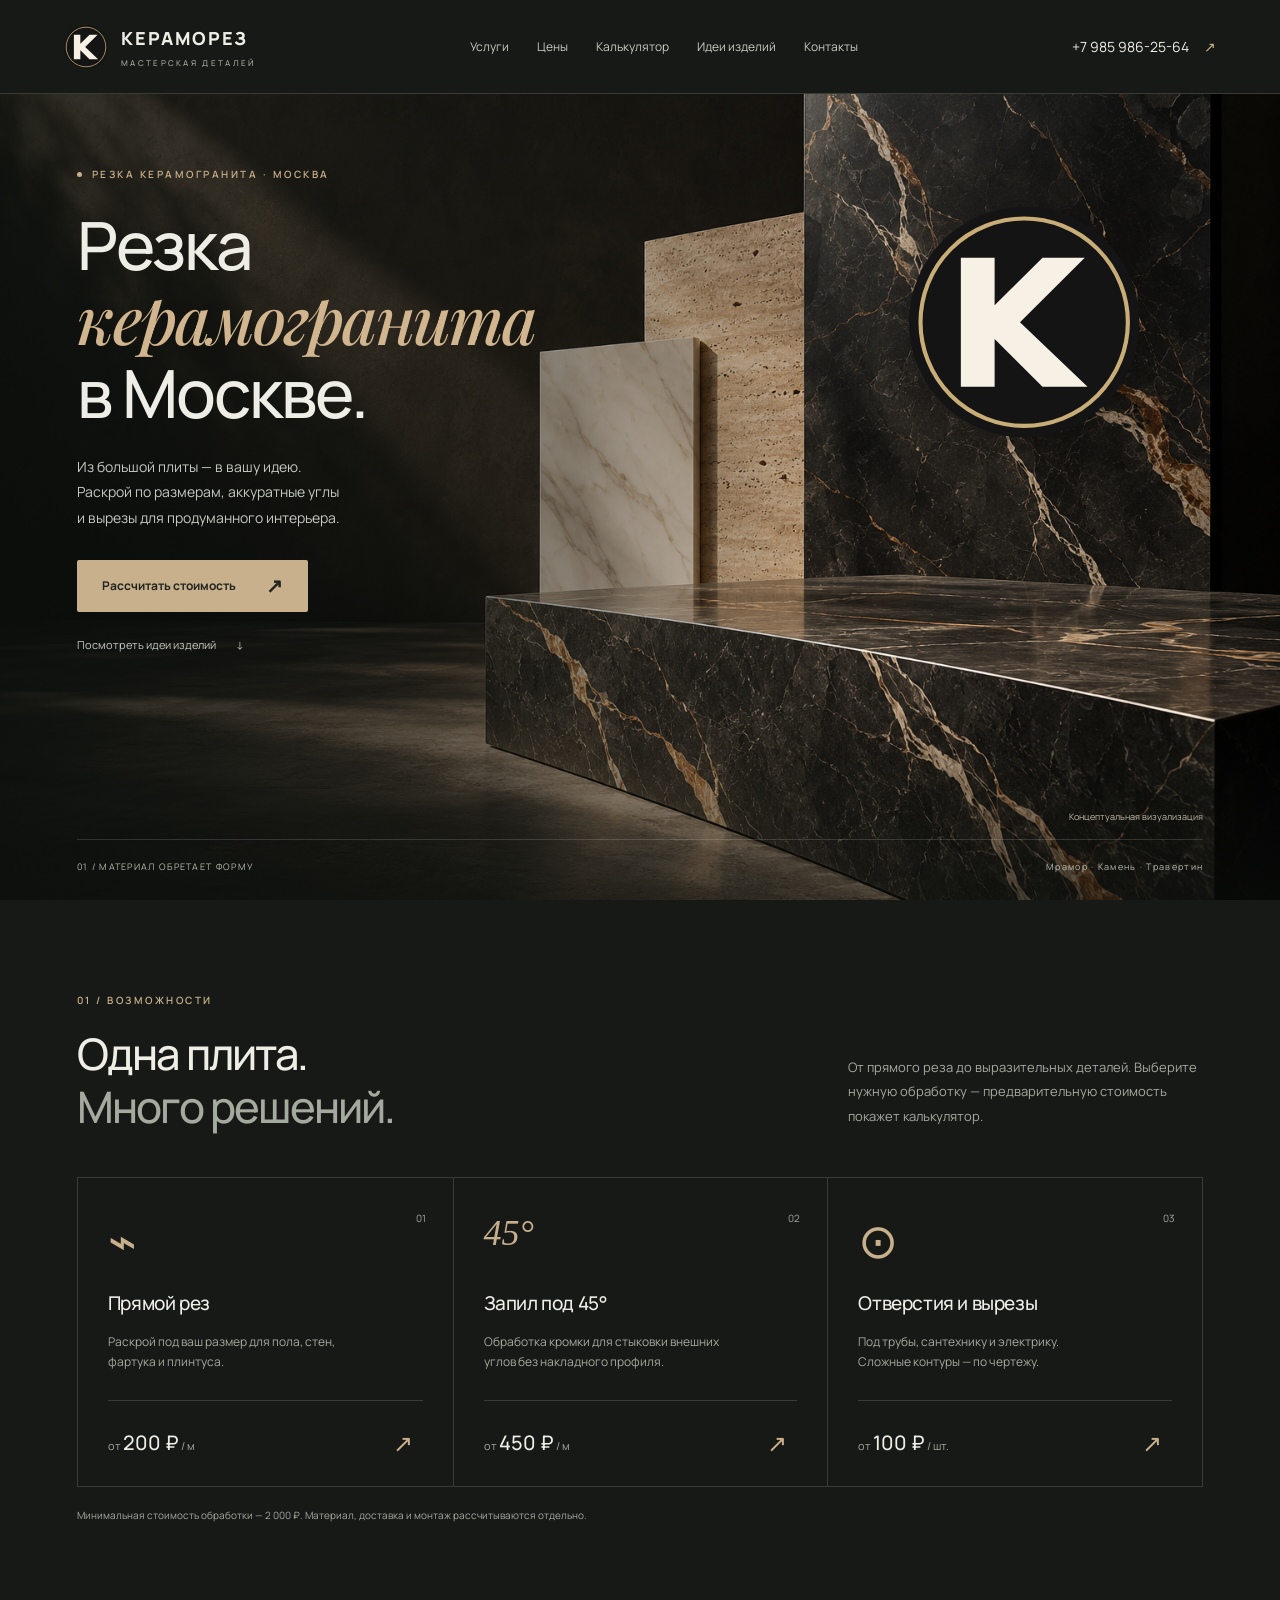
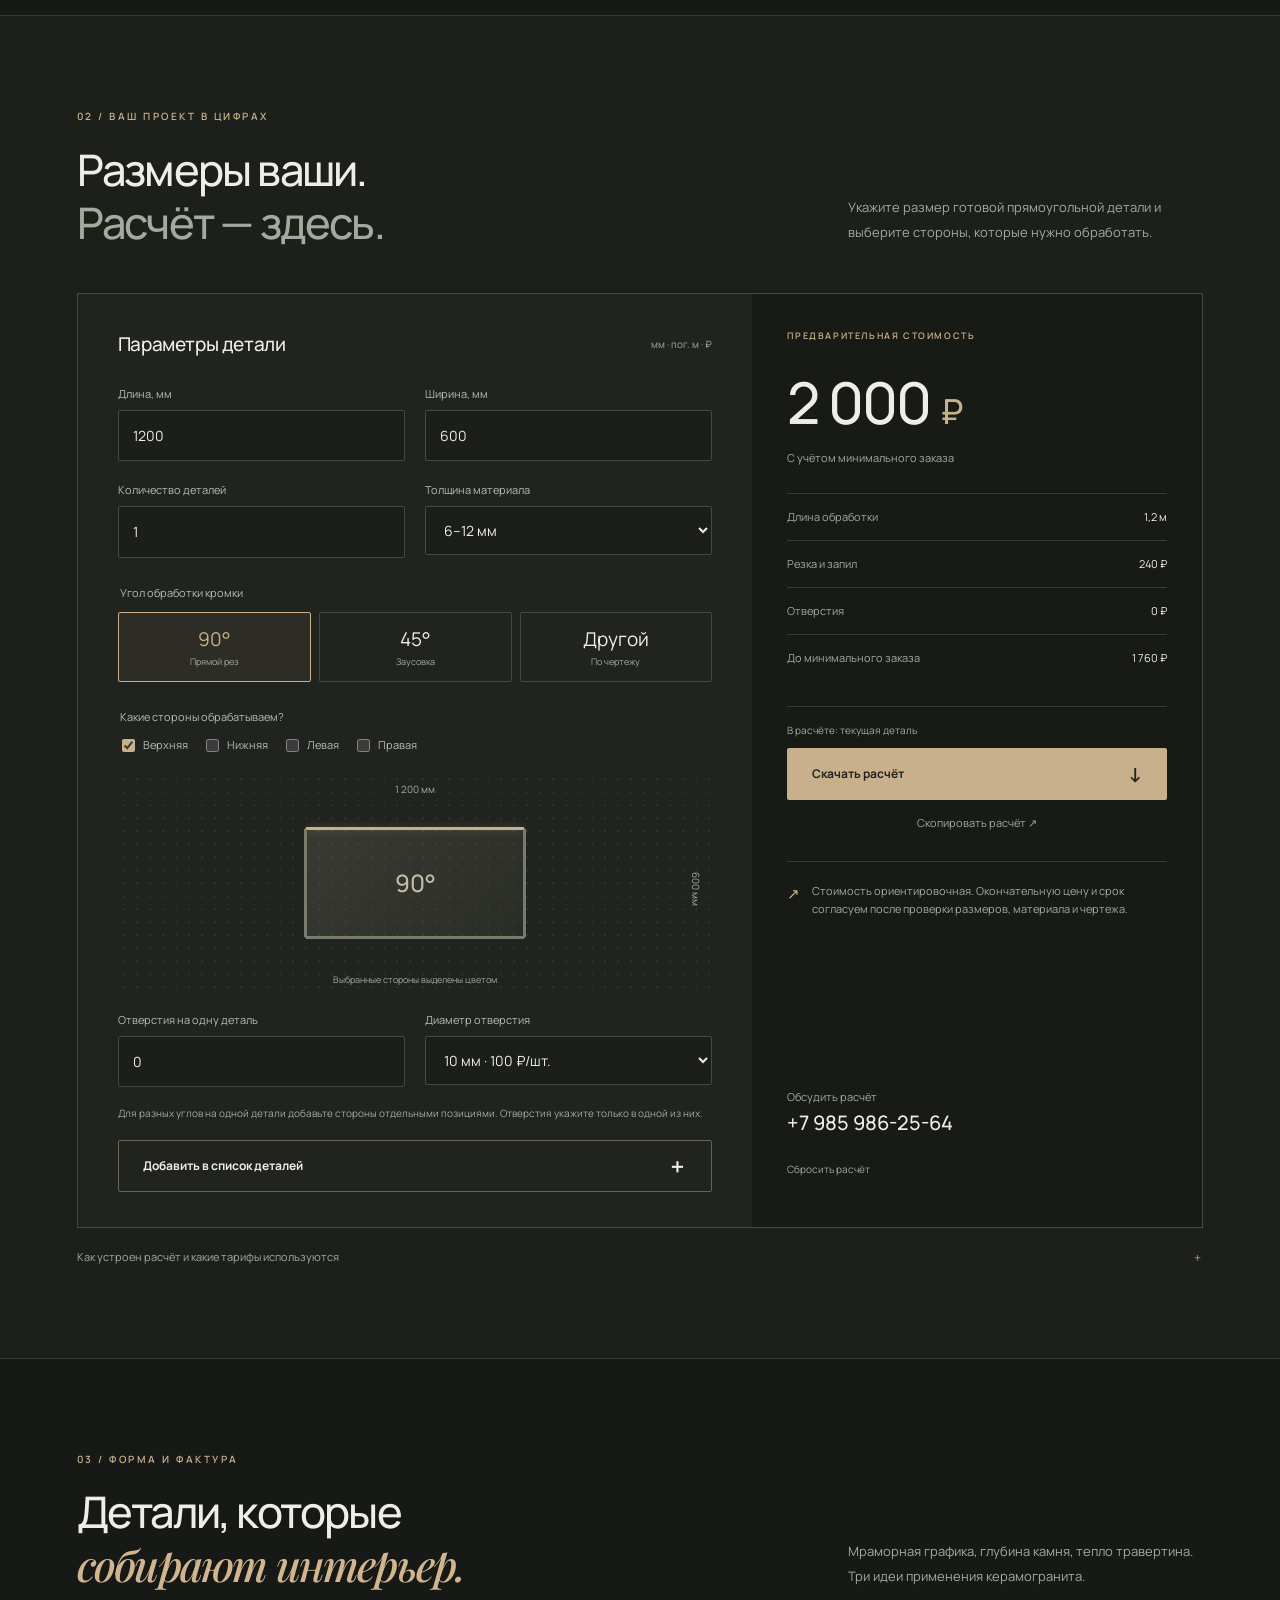
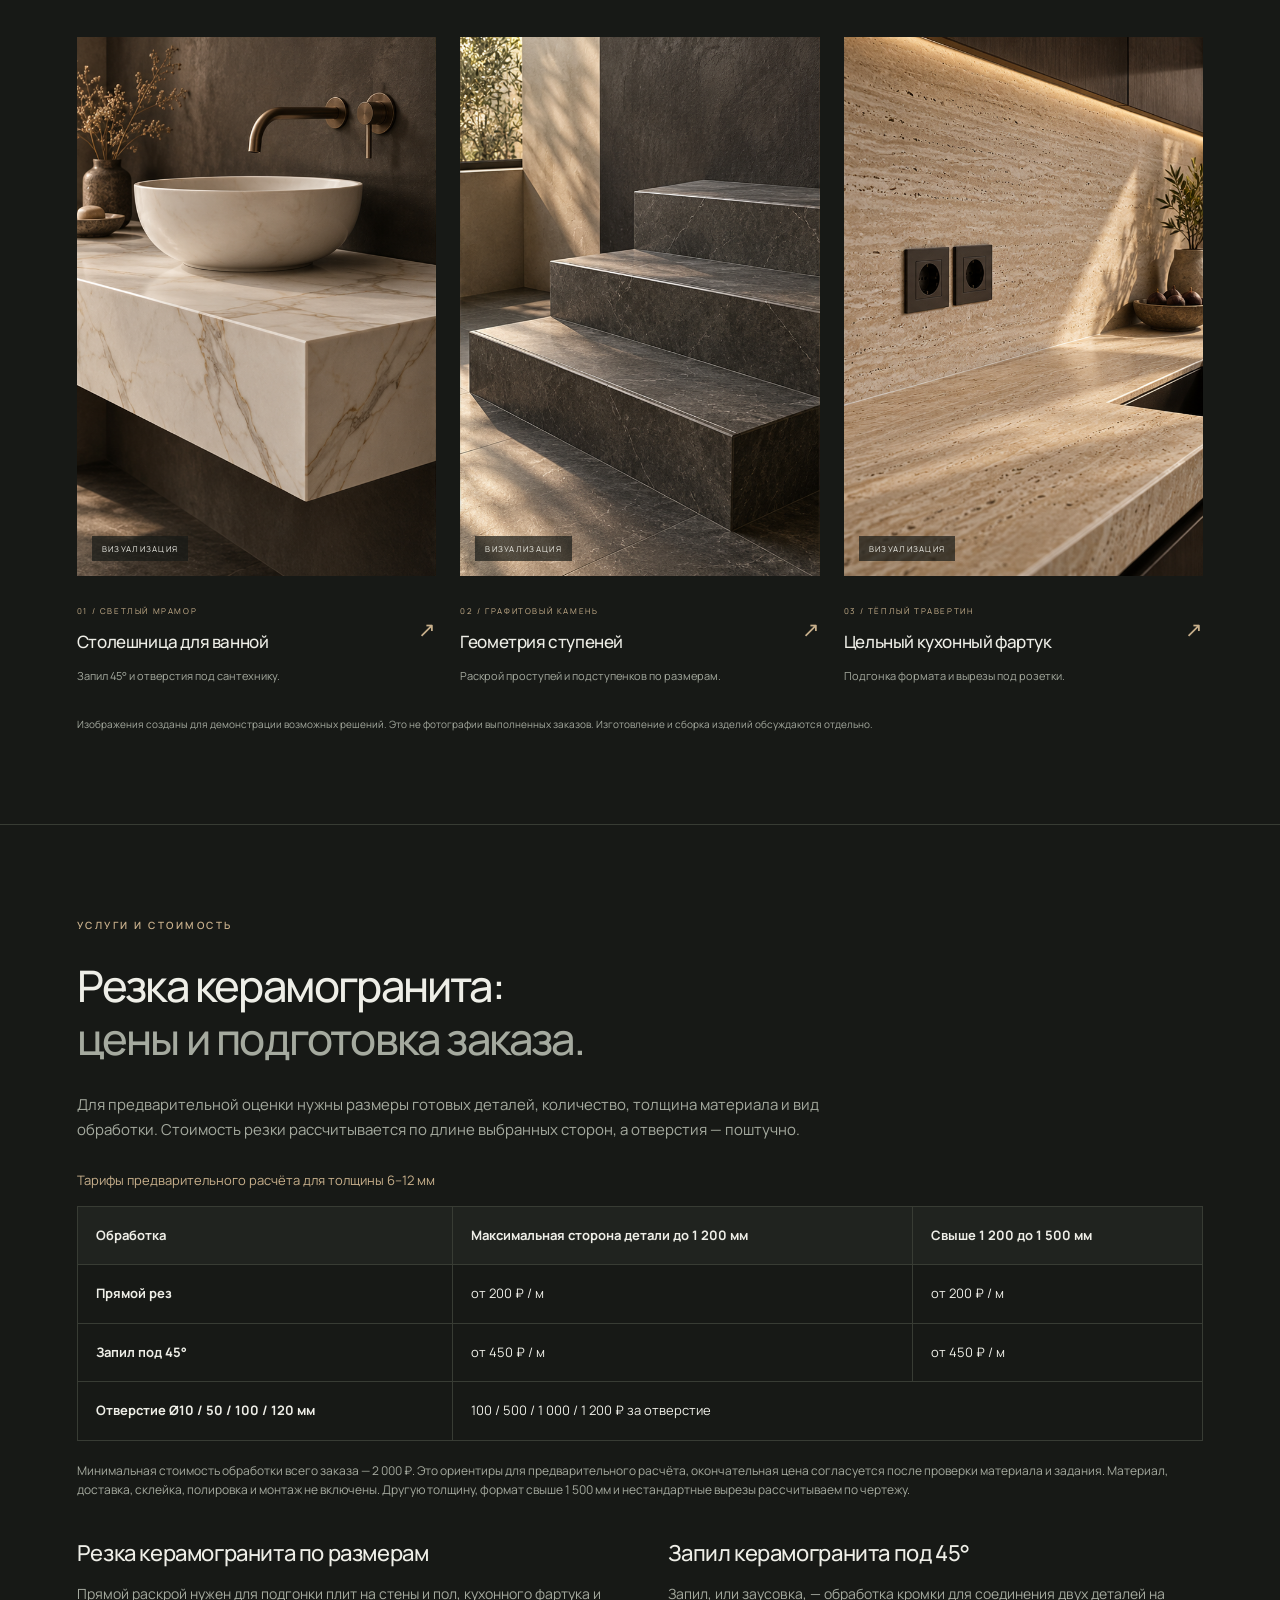
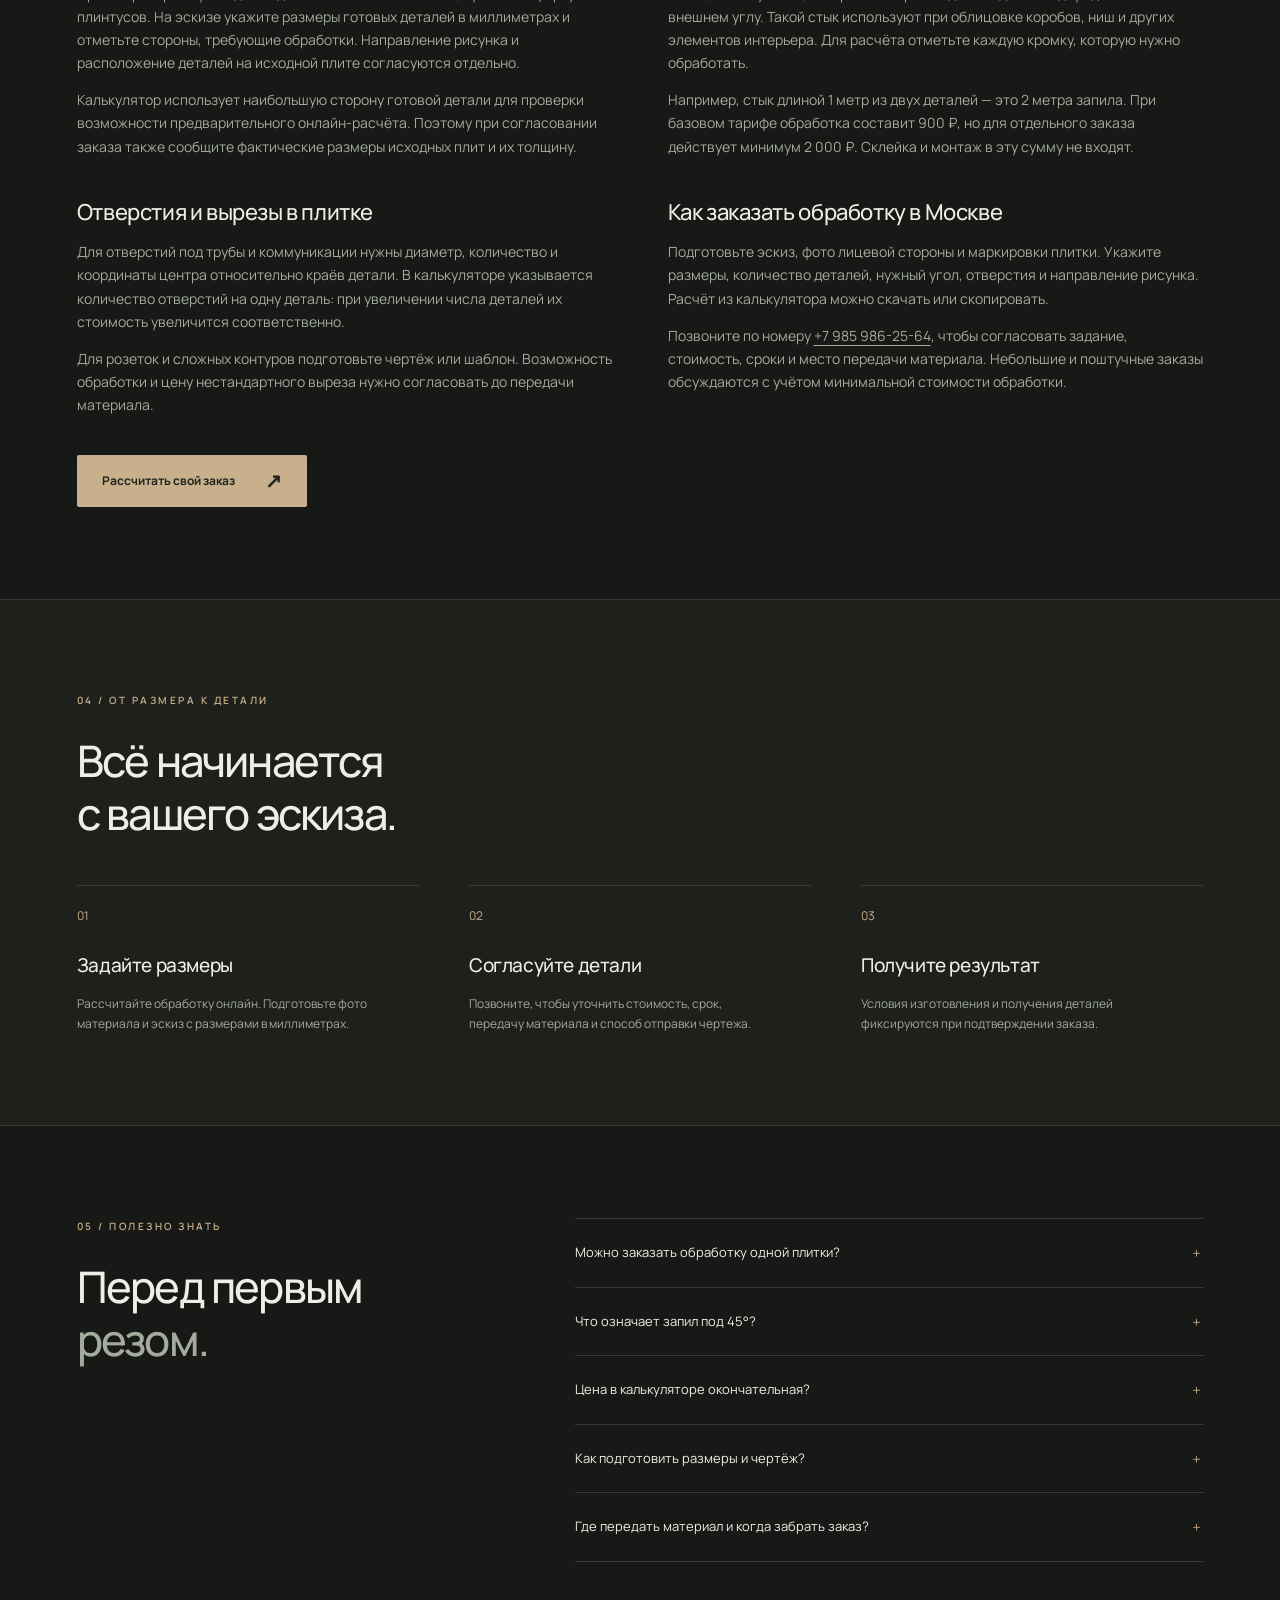
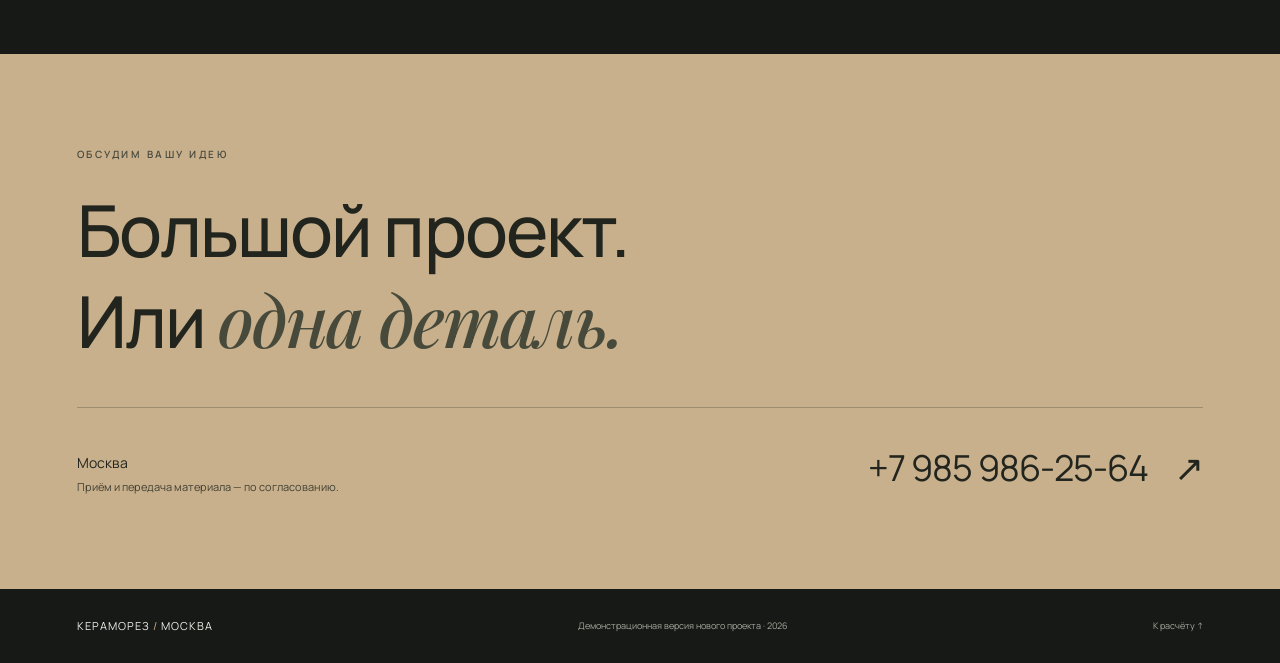
<file: index.html>
<!doctype html>
<html lang="ru">
<head>
  <meta name="yandex-verification" content="205956099c6c65e0" />
  <meta charset="utf-8"><meta name="viewport" content="width=device-width,initial-scale=1">
  <title>Резка керамогранита в Москве — цены и запил 45° | КЕРАМОРЕЗ</title>
  <meta name="description" content="Резка керамогранита по вашим размерам в Москве. Прямой рез, запил под 45°, отверстия. Рассчитайте предварительную стоимость онлайн. +7 985 986-25-64.">
  <meta name="theme-color" content="#171916">
  <link rel="icon" href="favicon.svg" type="image/svg+xml"><link rel="stylesheet" href="style.css?v=20261027">
  <script src="calculator.js?v=20261029" defer></script><script src="app.js" defer></script>
  <link rel="canonical" href="https://keramorez.su/">
  <meta name="robots" content="index,follow,max-image-preview:large">
  <meta property="og:type" content="website"><meta property="og:locale" content="ru_RU">
  <meta property="og:site_name" content="КЕРАМОРЕЗ">
  <meta property="og:title" content="Резка керамогранита в Москве — КЕРАМОРЕЗ">
  <meta property="og:description" content="Прямой рез, запил под 45° и отверстия. Цены и калькулятор предварительной стоимости по вашим размерам.">
  <meta property="og:url" content="https://keramorez.su/"><meta property="og:image" content="https://keramorez.su/stone-hero.png">
  <meta property="og:image:alt" content="Визуализация керамогранита под мрамор и травертин">
  <meta name="twitter:card" content="summary_large_image">
  <script type="application/ld+json">{"@context": "https://schema.org", "@graph": [{"@type": "Organization", "@id": "https://keramorez.su/#organization", "name": "КЕРАМОРЕЗ", "url": "https://keramorez.su/", "telephone": "+7-985-986-25-64"}, {"@type": "WebSite", "@id": "https://keramorez.su/#website", "url": "https://keramorez.su/", "name": "КЕРАМОРЕЗ", "inLanguage": "ru-RU", "publisher": {"@id": "https://keramorez.su/#organization"}}, {"@type": "Service", "name": "Резка керамогранита по размерам и запил под 45°", "serviceType": "Резка керамогранита", "areaServed": {"@type": "City", "name": "Москва"}, "provider": {"@id": "https://keramorez.su/#organization"}, "url": "https://keramorez.su/#services"}]}</script>
</head>
<body>
<a class="skip" href="#main">Перейти к содержимому</a>
<header class="header"><a href="#" class="brand" aria-label="Кераморез — на главную"><svg class="brand-logo" aria-hidden="true" xmlns="http://www.w3.org/2000/svg" width="100" height="100" viewBox="0 0 100 100"><circle cx="50" cy="50" r="50" fill="#141414"/><circle cx="50" cy="50" r="45" fill="none" stroke="#C9AD77" stroke-width="1.8"/><path fill="#F6F0E5" transform="translate(22.5 22) scale(1.2222222 1.2173913)" d="M0 0H12V17L29 0H44L21 23L45 46H29L12 29V46H0Z"/></svg><span>КЕРАМОРЕЗ<small>МАСТЕРСКАЯ ДЕТАЛЕЙ</small></span></a><nav aria-label="Главная навигация"><a href="#services">Услуги</a><a href="#prices">Цены</a><a href="#calculator">Калькулятор</a><a href="#projects">Идеи изделий</a><a href="#contacts">Контакты</a></nav><a class="header-phone" href="tel:+79859862564">+7 985 986-25-64 <span>↗</span></a></header>
<main id="main">
<section class="hero"><img class="hero-photo" src="stone-hero.png" alt="Визуализация плит под чёрный мрамор, светлый мрамор и травертин" fetchpriority="high"><div class="hero-shade"></div><svg class="hero-logo" role="img" aria-label="Логотип КЕРАМОРЕЗ" xmlns="http://www.w3.org/2000/svg" width="100" height="100" viewBox="0 0 100 100"><circle cx="50" cy="50" r="50" fill="#141414"/><circle cx="50" cy="50" r="45" fill="none" stroke="#C9AD77" stroke-width="1.8"/><path fill="#F6F0E5" transform="translate(22.5 22) scale(1.2222222 1.2173913)" d="M0 0H12V17L29 0H44L21 23L45 46H29L12 29V46H0Z"/></svg><div class="hero-content"><p class="eyebrow"><span class="dot"></span> РЕЗКА КЕРАМОГРАНИТА · МОСКВА</p><h1 class="seo-title">Резка<br><em>керамогранита</em><br>в Москве.</h1><p class="hero-text">Из большой плиты — в вашу идею.<br>Раскрой по размерам, аккуратные углы<br>и вырезы для продуманного интерьера.</p><a class="button primary" href="#calculator">Рассчитать стоимость <span>↗</span></a><a class="hero-link" href="#projects">Посмотреть идеи изделий <span>↓</span></a></div><div class="hero-bottom"><span>01 / МАТЕРИАЛ ОБРЕТАЕТ ФОРМУ</span><span>Мрамор · Камень · Травертин</span></div><span class="image-note">Концептуальная визуализация</span></section>
<section id="services" class="section services"><div class="section-top"><p class="eyebrow">01 / ВОЗМОЖНОСТИ</p><h2>Одна плита.<br><span class="muted">Много решений.</span></h2><p class="section-intro">От прямого реза до выразительных деталей. Выберите нужную обработку — предварительную стоимость покажет калькулятор.</p></div><div class="service-grid"><article><span class="service-icon">⌁</span><span class="index">01</span><h3>Прямой рез</h3><p>Раскрой под ваш размер для пола, стен, фартука и плинтуса.</p><div class="service-foot"><span>от <strong>200 ₽</strong> / м</span><a href="#calculator" data-operation="90" aria-label="Рассчитать прямой рез">↗</a></div></article><article><span class="service-icon angle-icon">45°</span><span class="index">02</span><h3>Запил под 45°</h3><p>Обработка кромки для стыковки внешних углов без накладного профиля.</p><div class="service-foot"><span>от <strong>450 ₽</strong> / м</span><a href="#calculator" data-operation="45" aria-label="Рассчитать запил 45 градусов">↗</a></div></article><article><span class="service-icon">⊙</span><span class="index">03</span><h3>Отверстия и вырезы</h3><p>Под трубы, сантехнику и электрику. Сложные контуры — по чертежу.</p><div class="service-foot"><span>от <strong>100 ₽</strong> / шт.</span><a href="#calculator" aria-label="Рассчитать отверстия">↗</a></div></article></div><p class="price-note">Минимальная стоимость обработки — 2 000 ₽. Материал, доставка и монтаж рассчитываются отдельно.</p></section>
<section id="calculator" class="section calculator-section"><div class="section-top"><p class="eyebrow">02 / ВАШ ПРОЕКТ В ЦИФРАХ</p><h2>Размеры ваши.<br><span class="muted">Расчёт — здесь.</span></h2><p class="section-intro">Укажите размер готовой прямоугольной детали и выберите стороны, которые нужно обработать.</p></div><div class="calculator"><div class="calc-editor"><div class="calc-heading"><h3>Параметры детали</h3><span>мм · пог. м · ₽</span></div><form id="calc-form" novalidate><div class="input-grid"><label>Длина, мм<input id="length" name="length" type="number" inputmode="decimal" min="20" max="5000" step="1" value="1200" required></label><label>Ширина, мм<input id="width" name="width" type="number" inputmode="decimal" min="20" max="5000" step="1" value="600" required></label><label>Количество деталей<input id="quantity" name="quantity" type="number" inputmode="numeric" min="1" max="1000" step="1" value="1" required></label><label>Толщина материала<select id="thickness" name="thickness"><option value="standard">6–12 мм</option><option value="thin">Менее 6 мм</option><option value="thick">Более 12 мм</option></select></label></div><fieldset class="angle-field"><legend>Угол обработки кромки</legend><div class="angle-options"><label><input type="radio" name="angle" value="90" checked><span>90° <small>Прямой рез</small></span></label><label><input type="radio" name="angle" value="45"><span>45° <small>Заусовка</small></span></label><label><input type="radio" name="angle" value="custom"><span>Другой <small>По чертежу</small></span></label></div></fieldset><div id="custom-angle-wrap" hidden><label>Нужный угол, °<input id="custom-angle" type="number" min="1" max="179" value="30"></label></div><fieldset class="edge-field"><legend>Какие стороны обрабатываем?</legend><div class="edge-options"><label><input type="checkbox" name="edge" value="top" checked> Верхняя</label><label><input type="checkbox" name="edge" value="bottom"> Нижняя</label><label><input type="checkbox" name="edge" value="left"> Левая</label><label><input type="checkbox" name="edge" value="right"> Правая</label></div></fieldset><div class="diagram" aria-label="Схема выбранных сторон детали"><span id="dim-length" class="dim-length">1 200 мм</span><div class="tile" id="tile"><span id="tile-angle">90°</span><i class="edge top selected"></i><i class="edge bottom"></i><i class="edge left"></i><i class="edge right"></i></div><span id="dim-width" class="dim-width">600 мм</span><span class="diagram-caption">Выбранные стороны выделены цветом</span></div><div class="input-grid holes"><label>Отверстия на одну деталь<input id="holes" type="number" inputmode="numeric" min="0" max="100" step="1" value="0"></label><label>Диаметр отверстия<select id="diameter"><option value="10">10 мм · 100 ₽/шт.</option><option value="50">50 мм · 500 ₽/шт.</option><option value="100">100 мм · 1 000 ₽/шт.</option><option value="120">120 мм · 1 200 ₽/шт.</option><option value="custom">Другой / фигурный вырез</option></select></label></div><p class="field-note">Для разных углов на одной детали добавьте стороны отдельными позициями. Отверстия укажите только в одной из них.</p><p id="validation" class="validation" role="alert"></p><button class="button add-button" type="button" id="add-detail">Добавить в список деталей <span>＋</span></button></form></div><aside class="calc-result"><p class="eyebrow">ПРЕДВАРИТЕЛЬНАЯ СТОИМОСТЬ</p><div class="total" id="total" aria-live="polite">2 000 <span>₽</span></div><p id="estimate-label">С учётом минимального заказа</p><dl class="breakdown"><div><dt>Длина обработки</dt><dd id="cut-length">1,2 м</dd></div><div><dt>Резка и запил</dt><dd id="cut-price">240 ₽</dd></div><div><dt>Отверстия</dt><dd id="hole-price">0 ₽</dd></div><div id="minimum-row"><dt>До минимального заказа</dt><dd id="minimum-price">1 760 ₽</dd></div></dl><div id="manual-note" class="manual-note" hidden></div><div id="detail-list" class="detail-list"></div><p class="current-note" id="current-note">В расчёте: текущая деталь</p><div class="result-actions"><button class="button primary" type="button" id="download-estimate">Скачать расчёт <span>↓</span></button><button class="text-button" type="button" id="copy-estimate">Скопировать расчёт ↗</button><p id="copy-status" role="status"></p></div><div class="result-note"><span>↗</span><p>Стоимость ориентировочная. Окончательную цену и срок согласуем после проверки размеров, материала и чертежа.</p></div><a class="calc-call" href="tel:+79859862564">Обсудить расчёт<br><strong>+7 985 986-25-64</strong></a><button class="text-button reset" type="button" id="reset">Сбросить расчёт</button></aside></div><details class="tariff-details"><summary>Как устроен расчёт и какие тарифы используются <span>＋</span></summary><div><p>Стоимость резки = сумма длин выбранных сторон × количество деталей × тариф. Отверстия считаются на каждую деталь. Минимум 2 000 ₽ применяется один раз ко всему заказу.</p><p>При максимальной стороне до 1 500 мм: прямой рез — 200 ₽/м, запил 45° — 450 ₽/м. Тариф заусовки не складывается с тарифом прямого реза на той же стороне.</p><p>Базовый расчёт используется для толщины 6–12 мм. Другие толщины, формат свыше 1 500 мм, нестандартные углы и отверстия требуют индивидуального расчёта. Это границы онлайн-оценки, а не ограничение возможностей производства. Материал, доставка, склейка, полировка и монтаж не включены.</p><p>Размеры в калькуляторе относятся к готовой детали. Проверка исходной плиты, припусков и раскладки выполняется по чертежу перед подтверждением заказа.</p></div></details></section>
<section id="projects" class="section projects"><div class="section-top"><p class="eyebrow">03 / ФОРМА И ФАКТУРА</p><h2>Детали, которые<br><em>собирают интерьер.</em></h2><p class="section-intro">Мраморная графика, глубина камня, тепло травертина. Три идеи применения керамогранита.</p></div><div class="project-grid"><article><div class="project-image project-one" role="img" aria-label="Визуализация столешницы под белый мрамор"><span>ВИЗУАЛИЗАЦИЯ</span></div><div class="project-caption"><div><small>01 / СВЕТЛЫЙ МРАМОР</small><h3>Столешница для ванной</h3></div><span>↗</span></div><p>Запил 45° и отверстия под сантехнику.</p></article><article><div class="project-image project-two" role="img" aria-label="Визуализация ступеней из графитового керамогранита"><span>ВИЗУАЛИЗАЦИЯ</span></div><div class="project-caption"><div><small>02 / ГРАФИТОВЫЙ КАМЕНЬ</small><h3>Геометрия ступеней</h3></div><span>↗</span></div><p>Раскрой проступей и подступенков по размерам.</p></article><article><div class="project-image project-three" role="img" aria-label="Визуализация кухонного фартука под травертин"><span>ВИЗУАЛИЗАЦИЯ</span></div><div class="project-caption"><div><small>03 / ТЁПЛЫЙ ТРАВЕРТИН</small><h3>Цельный кухонный фартук</h3></div><span>↗</span></div><p>Подгонка формата и вырезы под розетки.</p></article></div><p class="price-note">Изображения созданы для демонстрации возможных решений. Это не фотографии выполненных заказов. Изготовление и сборка изделий обсуждаются отдельно.</p></section>
<section id="prices" class="section seo-section">
<p class="eyebrow">УСЛУГИ И СТОИМОСТЬ</p><h2>Резка керамогранита:<br><span class="muted">цены и подготовка заказа.</span></h2>
<p class="seo-lead">Для предварительной оценки нужны размеры готовых деталей, количество, толщина материала и вид обработки. Стоимость резки рассчитывается по длине выбранных сторон, а отверстия — поштучно.</p>
<div class="price-table-wrap"><table class="price-table"><caption>Тарифы предварительного расчёта для толщины 6–12 мм</caption><thead><tr><th scope="col">Обработка</th><th scope="col">Максимальная сторона детали до 1 200 мм</th><th scope="col">Свыше 1 200 до 1 500 мм</th></tr></thead><tbody><tr><th scope="row">Прямой рез</th><td>от 200 ₽ / м</td><td>от 200 ₽ / м</td></tr><tr><th scope="row">Запил под 45°</th><td>от 450 ₽ / м</td><td>от 450 ₽ / м</td></tr><tr><th scope="row">Отверстие Ø10 / 50 / 100 / 120 мм</th><td colspan="2">100 / 500 / 1 000 / 1 200 ₽ за отверстие</td></tr></tbody></table></div>
<p class="seo-note">Минимальная стоимость обработки всего заказа — 2 000 ₽. Это ориентиры для предварительного расчёта, окончательная цена согласуется после проверки материала и задания. Материал, доставка, склейка, полировка и монтаж не включены. Другую толщину, формат свыше 1 500 мм и нестандартные вырезы рассчитываем по чертежу.</p>
<div class="seo-grid"><article><h3>Резка керамогранита по размерам</h3><p>Прямой раскрой нужен для подгонки плит на стены и пол, кухонного фартука и плинтусов. На эскизе укажите размеры готовых деталей в миллиметрах и отметьте стороны, требующие обработки. Направление рисунка и расположение деталей на исходной плите согласуются отдельно.</p><p>Калькулятор использует наибольшую сторону готовой детали для проверки возможности предварительного онлайн-расчёта. Поэтому при согласовании заказа также сообщите фактические размеры исходных плит и их толщину.</p></article>
<article><h3>Запил керамогранита под 45°</h3><p>Запил, или заусовка, — обработка кромки для соединения двух деталей на внешнем углу. Такой стык используют при облицовке коробов, ниш и других элементов интерьера. Для расчёта отметьте каждую кромку, которую нужно обработать.</p><p>Например, стык длиной 1 метр из двух деталей — это 2 метра запила. При базовом тарифе обработка составит 900 ₽, но для отдельного заказа действует минимум 2 000 ₽. Склейка и монтаж в эту сумму не входят.</p></article>
<article><h3>Отверстия и вырезы в плитке</h3><p>Для отверстий под трубы и коммуникации нужны диаметр, количество и координаты центра относительно краёв детали. В калькуляторе указывается количество отверстий на одну деталь: при увеличении числа деталей их стоимость увеличится соответственно.</p><p>Для розеток и сложных контуров подготовьте чертёж или шаблон. Возможность обработки и цену нестандартного выреза нужно согласовать до передачи материала.</p></article>
<article><h3>Как заказать обработку в Москве</h3><p>Подготовьте эскиз, фото лицевой стороны и маркировки плитки. Укажите размеры, количество деталей, нужный угол, отверстия и направление рисунка. Расчёт из калькулятора можно скачать или скопировать.</p><p>Позвоните по номеру <a href="tel:+79859862564">+7 985 986-25-64</a>, чтобы согласовать задание, стоимость, сроки и место передачи материала. Небольшие и поштучные заказы обсуждаются с учётом минимальной стоимости обработки.</p></article></div>
<a class="button primary" href="#calculator">Рассчитать свой заказ <span>↗</span></a></section>
<section class="section process"><p class="eyebrow">04 / ОТ РАЗМЕРА К ДЕТАЛИ</p><h2>Всё начинается<br>с вашего эскиза.</h2><div class="process-grid"><article><span>01</span><h3>Задайте размеры</h3><p>Рассчитайте обработку онлайн. Подготовьте фото материала и эскиз с размерами в миллиметрах.</p></article><article><span>02</span><h3>Согласуйте детали</h3><p>Позвоните, чтобы уточнить стоимость, срок, передачу материала и способ отправки чертежа.</p></article><article><span>03</span><h3>Получите результат</h3><p>Условия изготовления и получения деталей фиксируются при подтверждении заказа.</p></article></div></section>
<section class="section faq"><div><p class="eyebrow">05 / ПОЛЕЗНО ЗНАТЬ</p><h2>Перед первым<br><span class="muted">резом.</span></h2></div><div class="faq-list"><details><summary>Можно заказать обработку одной плитки?<span>＋</span></summary><p>Можно обсудить и небольшой объём. В предварительном расчёте действует минимальная стоимость обработки 2 000 ₽ на весь заказ.</p></details><details><summary>Что означает запил под 45°?<span>＋</span></summary><p>Это обработка кромки под углом для соединения двух плит на внешнем углу. В калькуляторе оплачивается каждая обрабатываемая сторона: для стыка двух деталей нужно учесть обе кромки.</p></details><details><summary>Цена в калькуляторе окончательная?<span>＋</span></summary><p>Нет. Это предварительная оценка обработки. Точная стоимость зависит от материала, его состояния и задания. Материал, доставка, склейка, полировка и монтаж в расчёт не включены.</p></details><details><summary>Как подготовить размеры и чертёж?<span>＋</span></summary><p>Укажите размеры готовых деталей в миллиметрах, их количество, лицевую сторону, направление рисунка, стороны запила и расположение отверстий. Также понадобятся фактический размер и толщина исходных плит.</p></details><details><summary>Где передать материал и когда забрать заказ?<span>＋</span></summary><p>Место передачи материала и срок готовности уточняются по телефону до поездки. Адрес цеха и график приёма будут опубликованы после подтверждения.</p></details></div></section>
<section id="contacts" class="section contacts"><p class="eyebrow">ОБСУДИМ ВАШУ ИДЕЮ</p><h2>Большой проект.<br>Или <em>одна деталь.</em></h2><div class="contact-bottom"><p>Москва<br><span>Приём и передача материала — по согласованию.</span></p><a href="tel:+79859862564">+7 985 986-25-64 <span>↗</span></a></div></section>
</main><footer><a class="footer-brand" href="#">КЕРАМОРЕЗ<span> / </span>МОСКВА</a><span>Демонстрационная версия нового проекта · 2026</span><a href="#calculator">К расчёту ↑</a></footer><dialog id="copy-dialog"><h3>Ваш расчёт</h3><p>Выделите и скопируйте текст:</p><textarea id="copy-text" readonly aria-label="Текст расчёта"></textarea><button class="button primary" id="close-dialog">Закрыть</button></dialog>
</body></html>
</file>
<file: style.css>
@import url('https://fonts.googleapis.com/css2?family=Manrope:wght@400;500;600;700;800&family=Playfair+Display:ital,wght@1,500&display=swap');
:root{--bg:#171916;--panel:#20231f;--line:#383c34;--text:#eeeee7;--muted:#a5aa9f;--accent:#c8b08c;--ink:#22251f;color-scheme:dark}*{box-sizing:border-box}html{scroll-behavior:smooth;scroll-padding-top:90px}body{margin:0;background:var(--bg);color:var(--text);font:15px/1.65 Manrope,Arial,sans-serif}a{color:inherit;text-decoration:none}button,input,select,textarea{font:inherit}button,a,input,select,summary{ -webkit-tap-highlight-color:transparent}button{cursor:pointer}a:focus-visible,button:focus-visible,input:focus-visible,select:focus-visible,summary:focus-visible{outline:2px solid var(--accent);outline-offset:5px}button:disabled{opacity:.4;cursor:not-allowed}[hidden]{display:none!important}.skip{position:fixed;top:-100px;background:var(--accent);color:var(--ink);padding:12px;z-index:100}.skip:focus{top:0}.header{height:94px;padding:0 5%;display:flex;align-items:center;justify-content:space-between;border-bottom:1px solid var(--line);gap:28px;background:var(--bg)}.brand{display:flex;gap:13px;align-items:center;font-size:18px;font-weight:800;letter-spacing:2px;white-space:nowrap}.brand small{display:block;font-size:8px;font-weight:500;letter-spacing:2.3px;color:var(--muted);margin-top:2px}.brand-mark{font-size:34px;font-weight:500;line-height:1}.brand-mark span{color:var(--accent);font-size:35px;margin-left:-6px}.header nav{display:flex;gap:28px;font-size:12px;color:#c7cbc1}.header nav a:hover,.hero-link:hover,.text-button:hover{color:var(--accent)}.header-phone{font-size:14px;white-space:nowrap}.header-phone span{color:var(--accent);padding-left:12px}.hero{position:relative;min-height:720px;height:min(850px,calc(100svh - 94px));isolation:isolate;overflow:hidden}.hero-photo{position:absolute;inset:0;width:100%;height:100%;object-fit:cover;object-position:center 60%;z-index:-3}.hero-shade{position:absolute;inset:0;background:linear-gradient(90deg,rgba(12,15,12,.9),rgba(12,15,12,.52) 38%,rgba(12,15,12,0) 68%),linear-gradient(0deg,rgba(12,15,12,.6),transparent 22%);z-index:-2}.hero-content{padding:72px 6% 105px}.eyebrow{font-size:10px;font-weight:600;letter-spacing:2.5px;color:var(--accent);margin:0 0 25px;display:flex;align-items:center;gap:10px}.dot{width:5px;height:5px;background:var(--accent);border-radius:50%}h1,h2,h3,p{margin-top:0}h1{font-size:clamp(48px,5.9vw,84px);font-weight:500;letter-spacing:-4px;line-height:1.1;margin-bottom:25px}em{font-family:'Playfair Display',Georgia,serif;font-weight:500;color:#d1b58f}h1 em{font-size:1.08em}h2{font-size:clamp(32px,3.4vw,50px);font-weight:500;line-height:1.22;letter-spacing:-1.8px;margin-bottom:0}.muted{color:var(--muted)}.hero-text{font-size:14px;color:#c6c9c1;line-height:1.8;margin-bottom:30px}.button{display:inline-flex;align-items:center;justify-content:space-between;gap:30px;min-height:52px;padding:15px 24px;font-size:12px;font-weight:700;border:1px solid transparent;border-radius:2px;transition:background .2s,transform .2s}.primary{background:var(--accent);color:var(--ink)}.primary:hover{background:#ddc6a5;transform:translateY(-1px)}.button span{font-size:20px;line-height:1}.hero-link{font-size:11px;display:block;width:max-content;margin-top:24px;color:#c6c9c1}.hero-link span{margin-left:18px}.hero-bottom{position:absolute;bottom:25px;left:6%;right:6%;display:flex;justify-content:space-between;letter-spacing:1.3px;font-size:9px;color:#b8b9af;border-top:1px solid #ffffff24;padding-top:20px}.image-note{position:absolute;right:6%;bottom:75px;font-size:9px;color:#c1bbaa}.section{padding:92px 6%}.section-top{display:grid;grid-template-columns:1.6fr 1fr;gap:10px 80px;align-items:end;margin-bottom:44px}.section-top .eyebrow{grid-column:1/-1;margin-bottom:8px}.section-intro{font-size:13px;line-height:1.9;color:var(--muted);max-width:355px;margin:0 0 4px;justify-self:end}.service-grid{display:grid;grid-template-columns:repeat(3,1fr);border:1px solid var(--line)}.service-grid article{position:relative;padding:30px 30px 23px}.service-grid article+article{border-left:1px solid var(--line)}.service-icon{display:block;color:var(--accent);font:48px/1.4 Georgia,serif;height:80px}.angle-icon{font-size:36px;font-style:italic}.index{position:absolute;right:27px;top:32px;font-size:10px;color:var(--muted)}h3{font-size:19px;font-weight:500;letter-spacing:-.4px;margin-bottom:13px}.service-grid p{font-size:12px;color:var(--muted);max-width:250px;min-height:56px}.service-foot{border-top:1px solid var(--line);padding-top:22px;display:flex;align-items:center;justify-content:space-between;font-size:11px;color:var(--muted)}.service-foot strong{font-size:20px;font-weight:500;color:var(--text)}.service-foot a{font-size:24px;color:var(--accent);padding:0 10px}.price-note{font-size:10px;color:var(--muted);margin:20px 0 0}.calculator-section{background:#1c1f1a;border-block:1px solid var(--line)}.calculator{display:grid;grid-template-columns:minmax(0,1.5fr) minmax(0,1fr);border:1px solid #464b40}.calc-editor{padding:35px 40px;background:#20231e}.calc-heading{display:flex;align-items:center;justify-content:space-between;margin-bottom:25px;gap:15px}.calc-heading h3{margin:0}.calc-heading>span{font-size:10px;color:var(--muted)}.input-grid{display:grid;grid-template-columns:1fr 1fr;gap:20px}label{font-size:11px;color:#b8bdb1;display:block}input[type=number],select{display:block;width:100%;padding:13px 14px;min-height:48px;background:#1b1e19;border:1px solid #454a3e;border-radius:2px;color:var(--text);margin-top:7px;font-size:14px}input[type=number]:focus,select:focus{border-color:var(--accent)}input[type=checkbox],input[type=radio]{accent-color:var(--accent)}fieldset{border:0;margin:26px 0 0;padding:0}legend{font-size:11px;color:#b8bdb1;margin-bottom:10px}.angle-options{display:grid;grid-template-columns:repeat(3,1fr);gap:8px}.angle-options label{position:relative}.angle-options input{position:absolute;opacity:0;inset:0;width:100%;height:100%;cursor:pointer;margin:0}.angle-options span{display:block;text-align:center;padding:11px 5px;border:1px solid #454a3e;font-size:19px;color:var(--text);border-radius:2px}.angle-options small{display:block;font-size:9px;color:var(--muted)}.angle-options input:checked+span{background:#c8b08c13;border-color:var(--accent);color:var(--accent)}.angle-options input:focus-visible+span{outline:2px solid var(--accent);outline-offset:3px}#custom-angle-wrap{margin-top:15px}.edge-options{display:flex;flex-wrap:wrap;gap:14px}.edge-options label{display:flex;align-items:center;gap:5px;cursor:pointer}.diagram{height:220px;position:relative;display:flex;align-items:center;justify-content:center;padding:35px 50px;background:radial-gradient(#b1b29b20 1px,transparent 1px);background-size:13px 13px;margin:18px 0}.tile{width:230px;height:115px;background:linear-gradient(135deg,#7a796c45,#53554833);position:relative;display:grid;place-items:center;border:1px solid #75796c;color:#c3bdab}.tile>span{font-size:24px;font-weight:500}.edge{position:absolute;background:#777d6b}.edge.selected{background:var(--accent);box-shadow:0 0 8px #c8b08c50}.edge.top,.edge.bottom{height:3px;left:0;right:0}.edge.top{top:-2px}.edge.bottom{bottom:-2px}.edge.left,.edge.right{width:3px;top:0;bottom:0}.edge.left{left:-2px}.edge.right{right:-2px}.dim-length{position:absolute;top:8px;font-size:10px;color:var(--muted)}.dim-width{position:absolute;right:8px;top:45%;font-size:10px;color:var(--muted);writing-mode:vertical-rl}.diagram-caption{position:absolute;bottom:5px;font-size:9px;color:var(--muted)}.field-note{font-size:10px;color:var(--muted);margin:18px 0}.validation{color:#ffb4a6;font-size:12px;margin-bottom:12px}.validation:empty{display:none}.add-button{width:100%;background:transparent;border-color:#626653;color:var(--text)}.add-button:hover{background:#ffffff08}.calc-result{padding:35px;background:#171a15;display:flex;flex-direction:column}.calc-result .eyebrow{font-size:9px;letter-spacing:1.6px}.total{font-size:clamp(34px,4.5vw,64px);line-height:1.15;letter-spacing:-2px;font-weight:500}.total span{font-size:.6em;color:var(--accent)}#estimate-label{font-size:11px;color:var(--muted);margin:14px 0 26px}.breakdown{margin:0 0 24px;font-size:11px}.breakdown div{display:flex;justify-content:space-between;gap:15px;border-top:1px solid var(--line);padding:14px 0}.breakdown dt{color:var(--muted)}.breakdown dd{margin:0;text-align:right;white-space:nowrap}.manual-note{font-size:11px;background:#c8b08c12;padding:15px;border-left:2px solid var(--accent);margin-bottom:20px}.current-note{font-size:10px;color:var(--muted);border-top:1px solid var(--line);padding-top:15px}.result-actions .button{width:100%}.text-button{display:block;background:none;border:0;color:var(--muted);font-size:11px;padding:14px 0}.result-actions .text-button{margin:auto}.result-note{display:flex;gap:12px;border-top:1px solid var(--line);padding-top:20px;margin-top:15px}.result-note>span{color:var(--accent)}.result-note p{font-size:11px;color:var(--muted);margin:0}.calc-call{display:block;font-size:11px;color:var(--muted);margin-top:auto;padding-top:35px}.calc-call strong{color:var(--text);font-size:20px;font-weight:500}.reset{margin-top:8px;font-size:10px;text-align:left}.detail-row{display:flex;justify-content:space-between;align-items:center;gap:12px;padding:12px 0;border-top:1px solid var(--line);font-size:11px}.detail-row small{display:block;color:var(--muted)}.detail-row button{border:0;background:transparent;color:var(--muted);font-size:21px;padding:6px}.detail-row button:hover{color:var(--accent)}#copy-status{font-size:10px;color:var(--accent);margin:0;text-align:center}.tariff-details{margin-top:20px;font-size:11px;color:var(--muted)}summary{list-style:none;cursor:pointer;display:flex;justify-content:space-between;gap:20px}summary::-webkit-details-marker{display:none}summary>span{color:var(--accent)}details[open]>summary>span{transform:rotate(45deg)}.tariff-details>div{max-width:800px;padding-top:20px}.project-grid{display:grid;grid-template-columns:repeat(3,1fr);gap:24px}.project-image{height:auto;aspect-ratio:2/3;background-image:url('projects.png');background-size:300% 100%;position:relative}.project-one{background-position:left}.project-two{background-position:center}.project-three{background-position:right}.project-image>span{position:absolute;bottom:15px;left:15px;background:#171916b0;padding:6px 10px;font-size:8px;letter-spacing:1.3px}.project-caption{display:flex;justify-content:space-between;gap:12px;align-items:center;margin-top:21px}.project-caption small{color:var(--accent);font-size:8px;letter-spacing:1.6px}.project-caption h3{font-size:17px;margin:6px 0}.project-caption>span{color:var(--accent);font-size:21px}.project-grid article>p{font-size:11px;color:var(--muted);margin-top:5px}.process{border-block:1px solid var(--line);background:#1d201b}.process h2{margin-bottom:45px}.process-grid{display:grid;grid-template-columns:repeat(3,1fr);gap:50px}.process-grid article{border-top:1px solid var(--line);padding-top:20px}.process-grid article>span{display:block;font-size:12px;color:var(--accent);margin-bottom:24px}.process-grid p{font-size:12px;color:var(--muted);max-width:290px;margin:0}.faq{display:grid;grid-template-columns:1fr 1.5fr;gap:80px}.faq details{border-bottom:1px solid var(--line);padding:23px 0}.faq details:first-child{border-top:1px solid var(--line)}.faq summary{font-size:13px}.faq details p{font-size:12px;color:var(--muted);padding-top:18px;margin:0}.contacts{background:#c8b08c;color:#22251e}.contacts .eyebrow{color:#4b4b3f}.contacts h2{font-size:clamp(40px,5.6vw,78px)}.contacts em{color:#474a3b}.contact-bottom{display:flex;align-items:flex-end;justify-content:space-between;gap:30px;border-top:1px solid #22251e40;margin-top:42px;padding-top:30px}.contact-bottom p{font-size:14px;margin:0}.contact-bottom p span{font-size:11px;opacity:.8}.contact-bottom>a{font-size:clamp(20px,2.8vw,38px);letter-spacing:-1px;white-space:nowrap}.contact-bottom>a span{margin-left:20px}footer{padding:28px 6%;display:flex;justify-content:space-between;align-items:center;gap:25px;color:var(--muted);font-size:9px}.footer-brand{font-size:11px;color:var(--text);letter-spacing:1px}.footer-brand span{color:var(--accent)}dialog{background:var(--panel);color:var(--text);border:1px solid var(--line);max-width:600px;width:90%;padding:30px}dialog::backdrop{background:#0009}dialog textarea{display:block;width:100%;min-height:300px;margin:15px 0;background:var(--bg);color:var(--text);padding:15px;border:1px solid var(--line);font-size:12px}
@media(min-width:1600px){.header,.section,footer{padding-left:max(6%,calc((100% - 1440px)/2));padding-right:max(6%,calc((100% - 1440px)/2))}.hero-content{padding-left:max(6%,calc((100% - 1440px)/2))}}@media(max-width:1000px){.header{padding:0 4%;gap:20px}.header nav{gap:15px;font-size:10px}.brand{font-size:15px}.header-phone{font-size:12px}.section{padding:65px 5%}.hero-content{padding-left:5%}.calc-editor{padding:25px}.calc-result{padding:25px}.section-top{gap:10px 35px}.service-grid article{padding:24px}.project-grid{gap:15px}.faq{gap:35px}.edge-options{gap:8px}.edge-options label{font-size:10px}.process-grid{gap:25px}.contact-bottom>a{font-size:26px}}
@media(max-width:720px){.header{height:78px;flex-wrap:wrap;gap:0;padding:12px 5%;align-content:center;justify-content:space-between}.header nav{display:none}.brand{font-size:13px;letter-spacing:1.5px;gap:9px}.brand small{font-size:6px;letter-spacing:1.5px}.brand-mark{font-size:27px}.brand-mark span{font-size:28px}.header-phone{font-size:11px}.header-phone span{display:none}.hero{min-height:680px;height:calc(100svh - 78px);max-height:900px}.hero-photo{object-position:65% center}.hero-shade{background:linear-gradient(90deg,#10130fe8,#10130f88 65%,#10130f30),linear-gradient(0deg,#10130f88,transparent 50%)}.hero-content{padding:60px 6% 120px}h1{font-size:57px;letter-spacing:-3px}.hero-text{font-size:13px}.eyebrow{font-size:8px;letter-spacing:1.8px}.hero-bottom{font-size:7px}.hero-bottom>span:last-child{display:none}.image-note{font-size:8px;bottom:70px;left:6%;right:auto}.section{padding:58px 6%}.section-top{display:block;margin-bottom:30px}.section-top .eyebrow{margin-bottom:18px}.section-intro{margin:20px 0 0;max-width:100%;font-size:12px}.service-grid{grid-template-columns:1fr}.service-grid article{padding:24px}.service-grid article+article{border-left:0;border-top:1px solid var(--line)}.service-icon{height:65px}.service-grid p{max-width:100%;min-height:0}.service-foot{padding-top:15px;margin-top:20px}.calculator{grid-template-columns:1fr}.calc-editor{padding:23px 18px}.calc-result{padding:28px 23px;border-top:1px solid var(--line)}.calc-heading h3{font-size:17px}.input-grid{gap:15px 12px}input[type=number],select{font-size:16px;padding:11px 9px}label,legend{font-size:10px}.edge-options{gap:12px}.edge-options label{font-size:10px}.angle-options span{font-size:20px}.angle-options small{font-size:8px}.total{font-size:57px}.project-grid{grid-template-columns:1fr;gap:32px}.project-image{aspect-ratio:2/2.3;background-size:300% auto;background-position-y:center}.project-caption h3{font-size:20px}.process-grid{grid-template-columns:1fr;gap:25px}.process-grid article{display:grid;grid-template-columns:35px 1fr;gap:0 15px}.process-grid article>span{grid-row:1/3;margin-top:3px}.process-grid h3{margin-bottom:8px}.process-grid p{max-width:100%;grid-column:2}.faq{grid-template-columns:1fr;gap:30px}.faq summary{font-size:12px}.contacts h2{font-size:43px}.contact-bottom{display:block;margin-top:30px;padding-top:22px}.contact-bottom>a{display:block;font-size:25px;margin-top:24px}.contact-bottom>a span{margin-left:10px}footer{flex-wrap:wrap;gap:15px;padding:25px 6%}footer>span{order:3;width:100%;font-size:8px}footer>a:last-child{margin-left:auto}.price-note{font-size:9px}.holes{grid-template-columns:1fr}.diagram{height:205px}}
@media(prefers-reduced-motion:reduce){html{scroll-behavior:auto}*{transition:none!important}}@media print{.header,.hero,.services,.projects,.process,.faq,.contacts,footer,.calc-editor,.tariff-details,.result-actions,.reset,.section-top,.calc-call{display:none!important}.section,.calculator,.calc-result{padding:0!important;display:block;border:0;background:white;color:black}.calc-result{padding:30px!important}.calc-result:before{content:'КЕРАМОРЕЗ · +7 985 986-25-64';display:block;margin-bottom:30px}.calc-result *{color:black!important}body{background:white}}
.calculator>*{min-width:0}.input-grid>*{min-width:0}.calc-heading{flex-wrap:wrap}.calc-editor input,.calc-editor select{min-width:0}

.seo-title{font-size:clamp(40px,5.2vw,74px);letter-spacing:-2px}.seo-title em{font-size:1em}.seo-section{border-top:1px solid var(--line)}.seo-lead{max-width:760px;color:var(--muted);margin:28px 0}.price-table-wrap{overflow-x:auto}.price-table{width:100%;border-collapse:collapse;font-size:13px}.price-table caption{text-align:left;color:var(--accent);padding:0 0 14px}.price-table th,.price-table td{text-align:left;padding:18px;border:1px solid var(--line)}.price-table thead{background:var(--panel)}.seo-note{font-size:12px;color:var(--muted);margin:20px 0 38px}.seo-grid{display:grid;grid-template-columns:1fr 1fr;gap:25px 55px;margin-bottom:25px}.seo-grid h3{font-size:22px;line-height:1.4}.seo-grid p{color:var(--muted);font-size:14px}.seo-grid a{text-decoration:underline;text-underline-offset:4px}@media(max-width:720px){.seo-title{font-size:clamp(30px,8.6vw,56px);letter-spacing:-1.5px}.seo-grid{grid-template-columns:1fr;gap:20px}.price-table{font-size:11px}.price-table th,.price-table td{padding:10px}.seo-lead{font-size:13px}.seo-grid h3{font-size:20px}}@media print{.seo-section{display:none!important}}

/* Brand identity: vector logo in the header and on the dark slab. */
.brand-logo{width:44px;height:44px;flex:none}
.hero-logo{position:absolute;z-index:1;width:clamp(150px,18vw,280px);height:auto;right:11%;top:14%;filter:drop-shadow(0 8px 24px #0005);pointer-events:none}
@media(max-width:1000px){.hero-logo{right:7%;width:170px}}
@media(max-width:720px){.brand-logo{width:36px;height:36px}.hero-logo{width:105px;right:5%;top:25px}}
</file>
